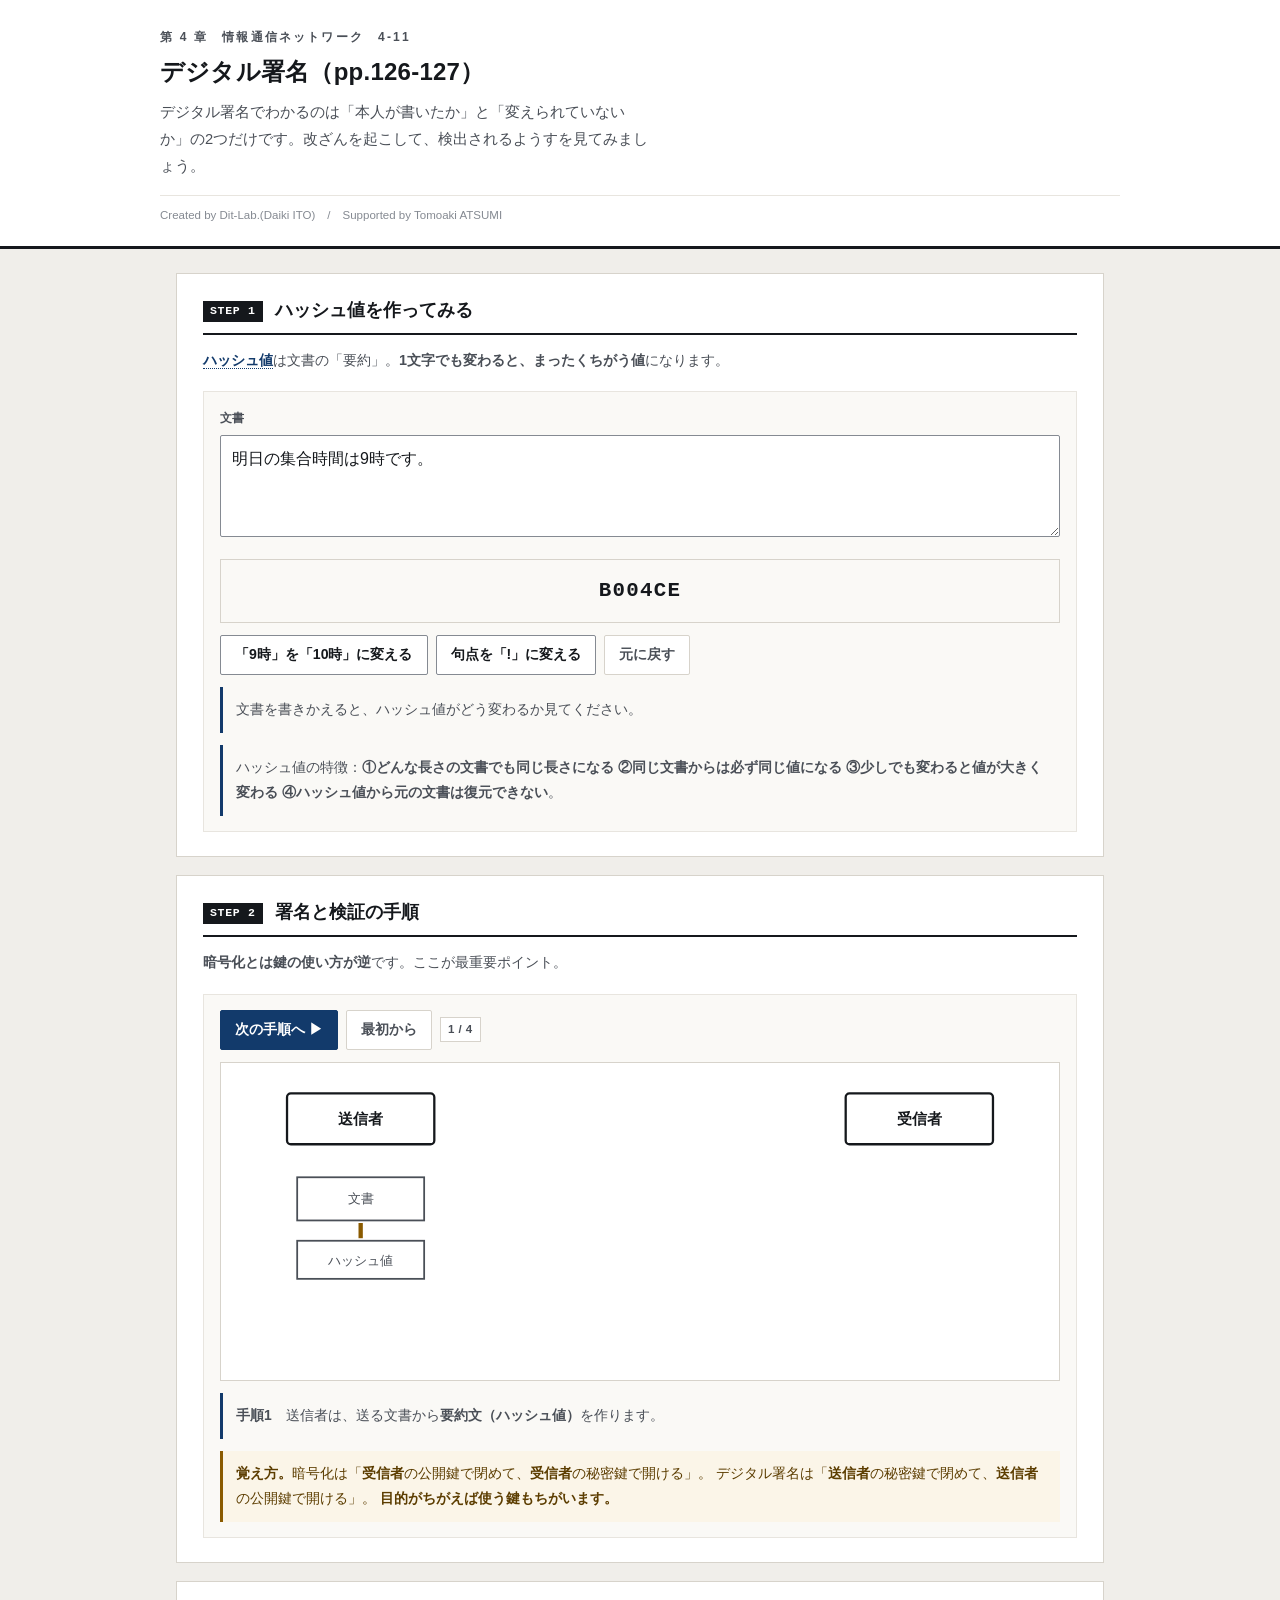
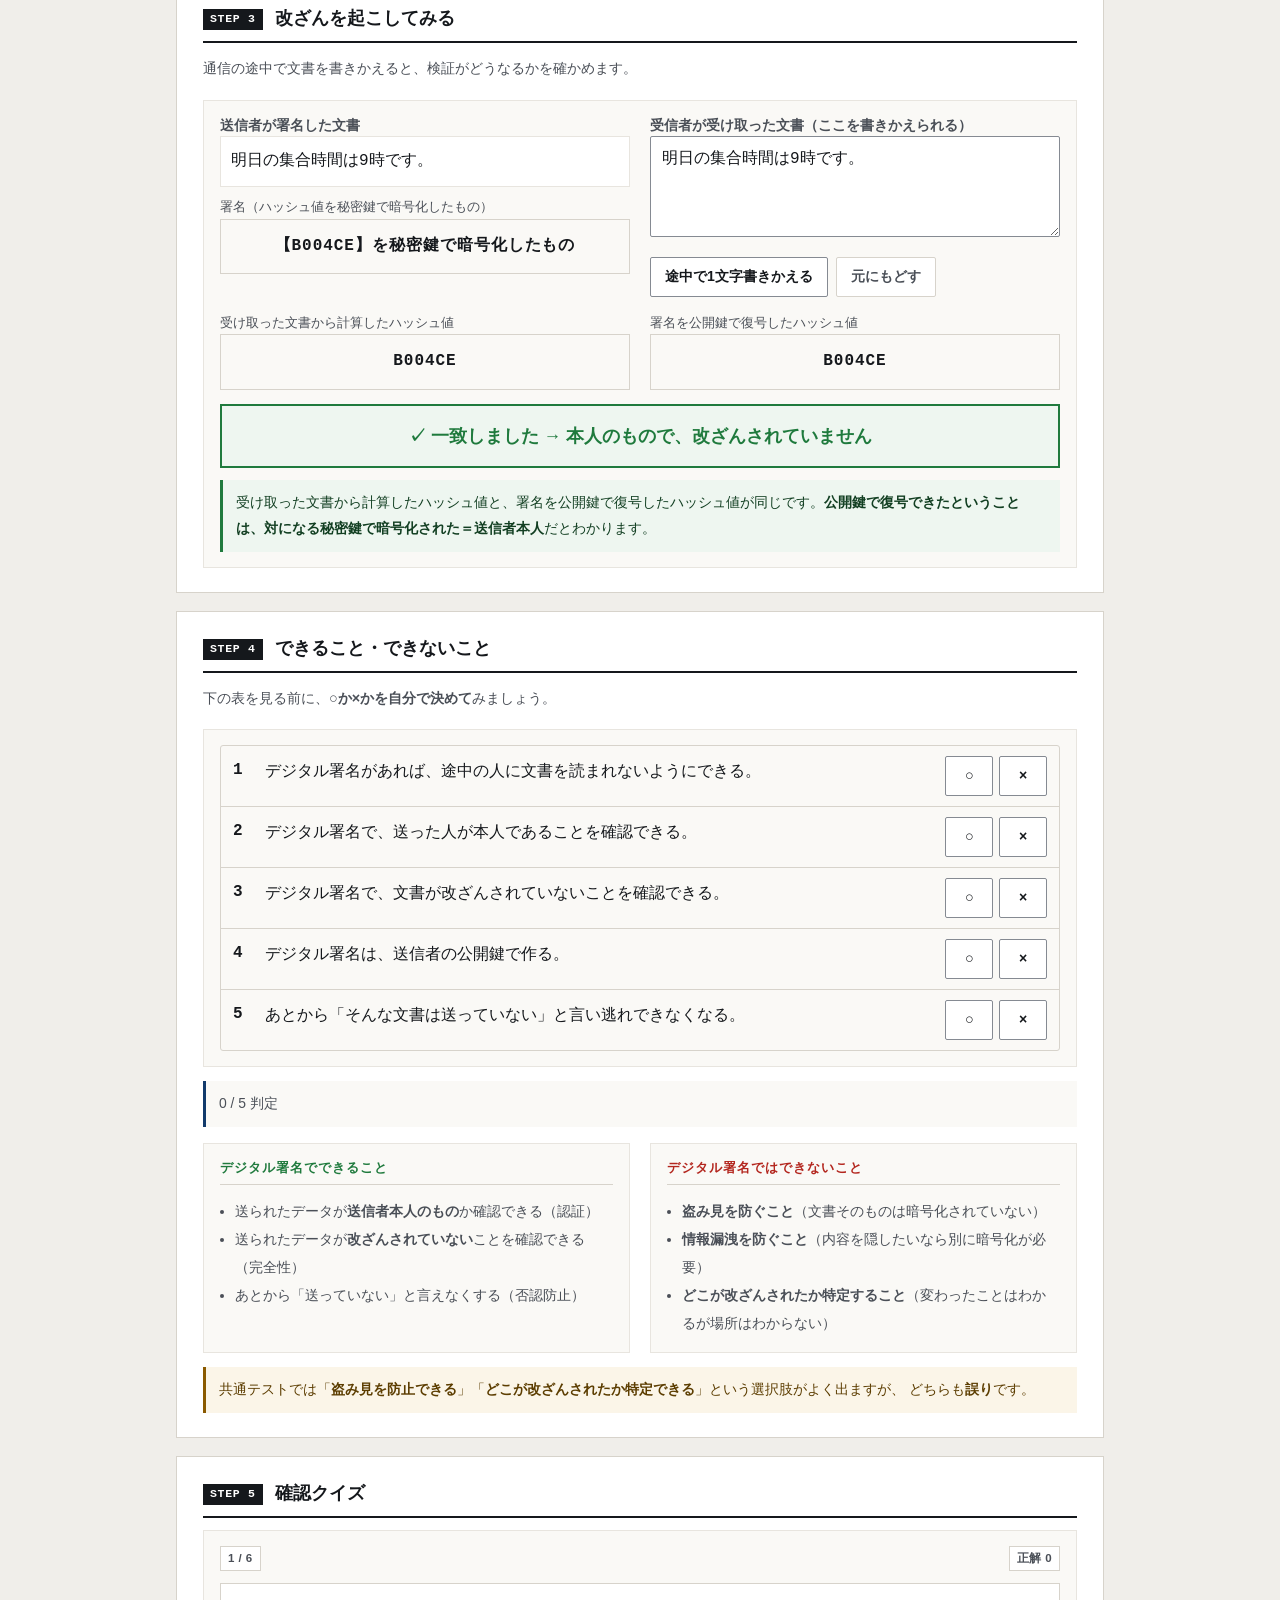
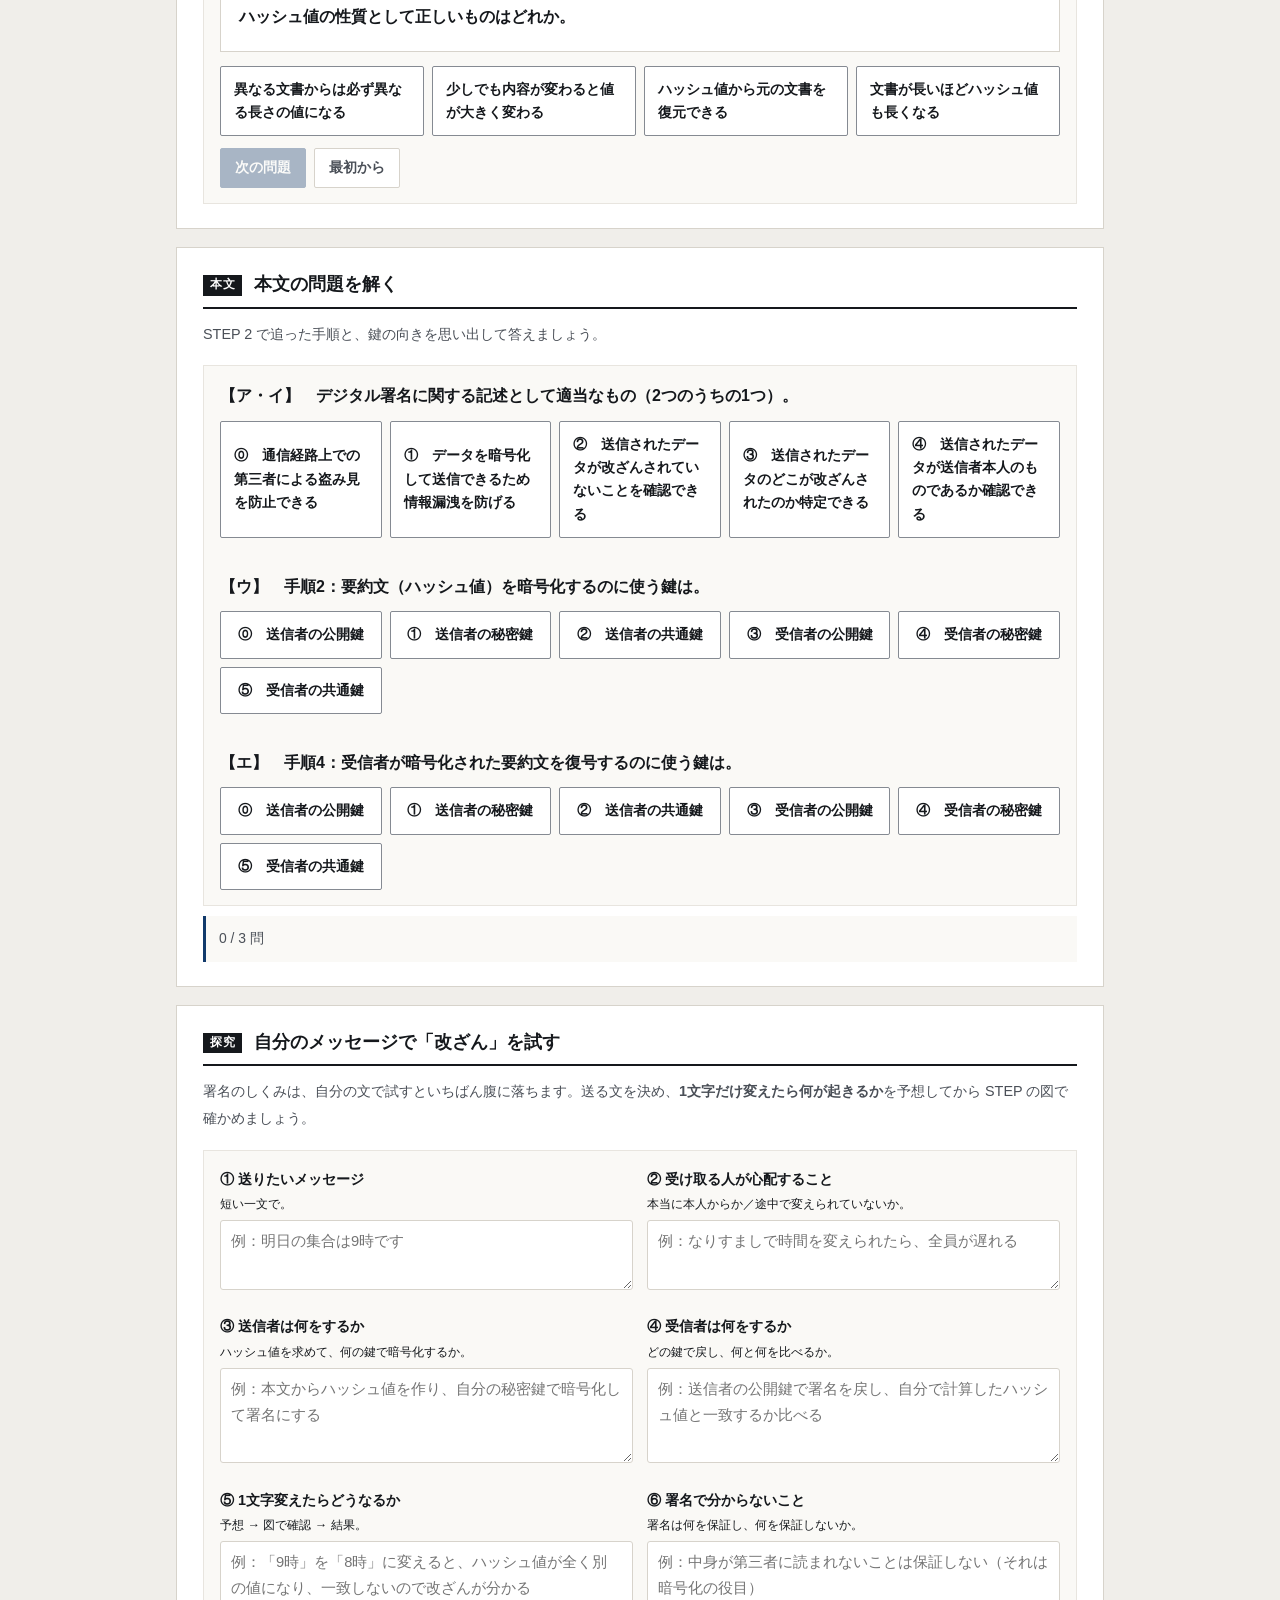
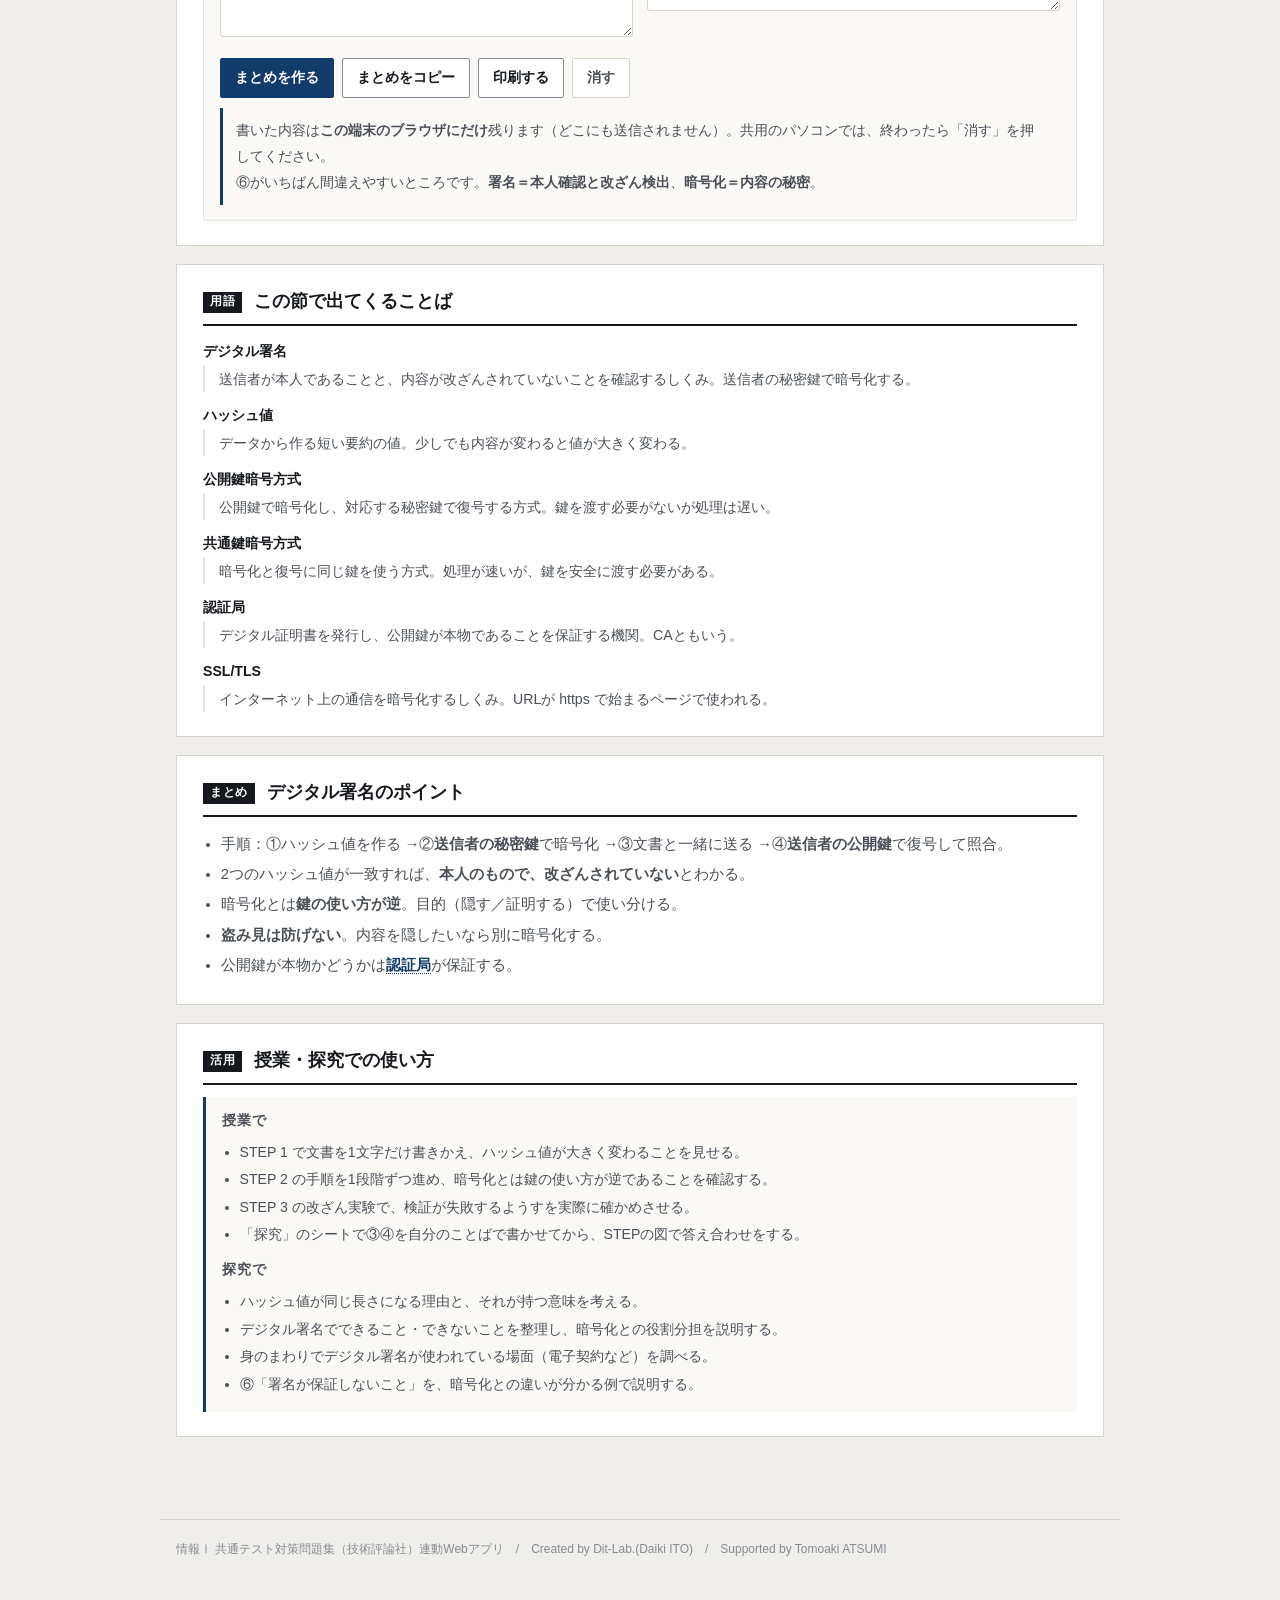
<file: index.html>
<!DOCTYPE html>
<html lang="ja">
<head>
<meta charset="UTF-8">
<meta name="viewport" content="width=device-width, initial-scale=1.0">
<title>デジタル署名｜情報Ⅰ共通テスト対策問題集</title>
<meta name="description" content="デジタル署名でわかるのは「本人が書いたか」と「変えられていないか」の2つだけです。改ざんを起こして、検出されるようすを見てみましょう。">
<link rel="icon" href="data:image/svg+xml,%3Csvg xmlns=%22http://www.w3.org/2000/svg%22 viewBox=%220 0 32 32%22%3E%3Crect width=%2232%22 height=%2232%22 fill=%22%2315181c%22/%3E%3Ctext x=%2216%22 y=%2222%22 font-size=%2218%22 font-family=%22monospace%22 fill=%22%23fff%22 text-anchor=%22middle%22%3E01%3C/text%3E%3C/svg%3E">
<link rel="stylesheet" href="css/style.css?v=bdbb3cb0">
<link rel="stylesheet" href="css/app.css?v=8e504ed6">
</head>
<body>

<header class="app-header">
  <div class="inner">
    <span class="eyebrow">第 4 章　情報通信ネットワーク　4-11</span>
    <h1>デジタル署名（pp.126-127）</h1>
    <p class="lead">デジタル署名でわかるのは「本人が書いたか」と「変えられていないか」の2つだけです。改ざんを起こして、検出されるようすを見てみましょう。</p>
    <p class="credit">Created by Dit-Lab.(Daiki ITO)　/　Supported by Tomoaki ATSUMI</p>
  </div>
</header>

<main class="wrap">
  <section class="step" id="step1">
    <h2><span class="no">STEP 1</span>ハッシュ値を作ってみる</h2>
    <p class="desc"><span class="term" data-t="ハッシュ値">ハッシュ値</span>は文書の「要約」。<strong>1文字でも変わると、まったくちがう値</strong>になります。</p>

    <div class="panel">
      <label class="fld" for="doc1">文書</label>
      <textarea id="doc1" rows="3" spellcheck="false">明日の集合時間は9時です。</textarea>
      <div class="hashout" id="hash1" style="margin-top:12px"></div>
      <div class="btn-row" style="margin-top:12px">
        <button class="btn" data-edit="9時→10時">「9時」を「10時」に変える</button>
        <button class="btn" data-edit="。→!">句点を「!」に変える</button>
        <button class="btn ghost" id="resetDoc">元に戻す</button>
      </div>
      <div class="note" id="hashNote" style="margin-top:12px"></div>
      <div class="note info" style="margin-top:12px">
        ハッシュ値の特徴：<strong>①どんな長さの文書でも同じ長さになる ②同じ文書からは必ず同じ値になる
        ③少しでも変わると値が大きく変わる ④ハッシュ値から元の文書は復元できない</strong>。
      </div>
    </div>
  </section>

  <section class="step" id="step2">
    <h2><span class="no">STEP 2</span>署名と検証の手順</h2>
    <p class="desc"><strong>暗号化とは鍵の使い方が逆</strong>です。ここが最重要ポイント。</p>
    <div class="panel">
      <div class="btn-row" style="margin-bottom:12px">
        <button class="btn primary" id="sigNext">次の手順へ ▶</button>
        <button class="btn ghost" id="sigReset">最初から</button>
        <span class="badge" id="sigStage"></span>
      </div>
      <div id="sigBox"></div>
      <div class="note" id="sigNote" style="margin-top:12px"></div>
      <div class="note warn" style="margin-top:12px">
        <strong>覚え方。</strong>暗号化は「<strong>受信者</strong>の公開鍵で閉めて、<strong>受信者</strong>の秘密鍵で開ける」。
        デジタル署名は「<strong>送信者</strong>の秘密鍵で閉めて、<strong>送信者</strong>の公開鍵で開ける」。
        <strong>目的がちがえば使う鍵もちがいます。</strong>
      </div>
    </div>
  </section>

  <section class="step" id="step3">
    <h2><span class="no">STEP 3</span>改ざんを起こしてみる</h2>
    <p class="desc">通信の途中で文書を書きかえると、検証がどうなるかを確かめます。</p>
    <div class="panel">
      <div class="grid c2">
        <div>
          <h3 style="font-size:.86rem;color:var(--ink-2)">送信者が署名した文書</h3>
          <div class="msgline" id="origDoc" style="font-family:var(--mono);border:1px solid var(--rule-2);background:var(--paper);padding:10px"></div>
          <div style="font-size:.8rem;color:var(--ink-2);margin-top:8px">署名（ハッシュ値を秘密鍵で暗号化したもの）</div>
          <div class="hashout" id="sigVal" style="font-size:1rem"></div>
        </div>
        <div>
          <h3 style="font-size:.86rem;color:var(--ink-2)">受信者が受け取った文書（ここを書きかえられる）</h3>
          <textarea id="recvDoc" rows="3" spellcheck="false" style="font-family:var(--mono)"></textarea>
          <div class="btn-row" style="margin-top:10px">
            <button class="btn" id="tamper">途中で1文字書きかえる</button>
            <button class="btn ghost" id="restore">元にもどす</button>
          </div>
        </div>
      </div>
      <div class="grid c2" style="margin-top:14px">
        <div><div style="font-size:.8rem;color:var(--ink-2)">受け取った文書から計算したハッシュ値</div>
          <div class="hashout" id="hashRecv" style="font-size:1rem"></div></div>
        <div><div style="font-size:.8rem;color:var(--ink-2)">署名を公開鍵で復号したハッシュ値</div>
          <div class="hashout" id="hashSig" style="font-size:1rem"></div></div>
      </div>
      <div class="verdict" id="verdict" style="margin-top:14px"></div>
      <div class="note" id="verNote" style="margin-top:12px"></div>
    </div>
  </section>

  <section class="step" id="step4">
    <h2><span class="no">STEP 4</span>できること・できないこと</h2>
        <p class="desc">下の表を見る前に、<strong>○か×かを自分で決めて</strong>みましょう。</p>
    <div class="panel" id="chkBox" style="margin-bottom:14px"></div>
    <div class="note" id="chkNote" style="margin:0 0 16px"></div>
<div class="grid c2">
      <div class="panel"><h3 style="color:var(--ok)">デジタル署名でできること</h3>
        <ul style="margin:0;padding-left:1.1em;font-size:.88rem;line-height:2;color:var(--ink-2)">
          <li>送られたデータが<strong>送信者本人のもの</strong>か確認できる（認証）</li>
          <li>送られたデータが<strong>改ざんされていない</strong>ことを確認できる（完全性）</li>
          <li>あとから「送っていない」と言えなくする（否認防止）</li>
        </ul>
      </div>
      <div class="panel"><h3 style="color:var(--ng)">デジタル署名ではできないこと</h3>
        <ul style="margin:0;padding-left:1.1em;font-size:.88rem;line-height:2;color:var(--ink-2)">
          <li><strong>盗み見を防ぐこと</strong>（文書そのものは暗号化されていない）</li>
          <li><strong>情報漏洩を防ぐこと</strong>（内容を隠したいなら別に暗号化が必要）</li>
          <li><strong>どこが改ざんされたか特定すること</strong>（変わったことはわかるが場所はわからない）</li>
        </ul>
      </div>
    </div>
    <div class="note warn" style="margin-top:14px">
      共通テストでは「<strong>盗み見を防止できる</strong>」「<strong>どこが改ざんされたか特定できる</strong>」という選択肢がよく出ますが、
      どちらも<strong>誤り</strong>です。
    </div>
  </section>

  <section class="step" id="step5">
    <h2><span class="no">STEP 5</span>確認クイズ</h2>
    <div class="panel">
      <div class="qhead">
        <span class="badge" id="qProgress">1 / 1</span>
        <span class="badge">正解 <span class="score" id="qScore">0</span></span>
      </div>
      <div class="card-q"><div class="q-scene" id="qText"></div></div>
      <div class="choice4" id="qChoices"></div>
      <div class="note" id="qFb" hidden style="margin-top:12px"></div>
      <div class="btn-row" style="margin-top:12px">
        <button class="btn primary" id="qNext" disabled>次の問題</button>
        <button class="btn ghost" id="qReset">最初から</button>
      </div>
    </div>
  </section>

  <section class="step" id="stepBook">
    <h2><span class="no">本文</span>本文の問題を解く</h2>
    <p class="desc">STEP 2 で追った手順と、鍵の向きを思い出して答えましょう。</p>
    <div class="panel" id="bookBox"></div>
    <div class="note" id="bookNote" style="margin-top:10px"></div>
  </section>

  <section class="step wsprint" id="wsSec">
    <h2><span class="no">探究</span>自分のメッセージで「改ざん」を試す</h2>
    <p class="desc">署名のしくみは、自分の文で試すといちばん腹に落ちます。送る文を決め、<strong>1文字だけ変えたら何が起きるか</strong>を予想してから STEP の図で確かめましょう。</p>
    <div class="panel"><div id="wsBox"></div></div>
  </section>

  <section class="step" id="glossary">
    <h2><span class="no">用語</span>この節で出てくることば</h2>
    <div id="glossBox"></div>
  </section>

  <section class="step">
    <h2><span class="no">まとめ</span>デジタル署名のポイント</h2>
    <ul style="margin:0;padding-left:1.2em;color:var(--ink-2);font-size:.92rem;line-height:2.05">
      <li>手順：①ハッシュ値を作る →②<strong>送信者の秘密鍵</strong>で暗号化 →③文書と一緒に送る →④<strong>送信者の公開鍵</strong>で復号して照合。</li>
      <li>2つのハッシュ値が一致すれば、<strong>本人のもので、改ざんされていない</strong>とわかる。</li>
      <li>暗号化とは<strong>鍵の使い方が逆</strong>。目的（隠す／証明する）で使い分ける。</li>
      <li><strong>盗み見は防げない</strong>。内容を隠したいなら別に暗号化する。</li>
      <li>公開鍵が本物かどうかは<span class="term" data-t="認証局">認証局</span>が保証する。</li>
    </ul>
  </section>

  <section class="step">
    <h2><span class="no">活用</span>授業・探究での使い方</h2>
    <div class="use-note">
      <h3>授業で</h3>
      <ul>
        <li>STEP 1 で文書を1文字だけ書きかえ、ハッシュ値が大きく変わることを見せる。</li>
        <li>STEP 2 の手順を1段階ずつ進め、暗号化とは鍵の使い方が逆であることを確認する。</li>
        <li>STEP 3 の改ざん実験で、検証が失敗するようすを実際に確かめさせる。</li>
        <li>「探究」のシートで③④を自分のことばで書かせてから、STEPの図で答え合わせをする。</li>
      </ul>
      <h3 style="margin-top:12px">探究で</h3>
      <ul>
        <li>ハッシュ値が同じ長さになる理由と、それが持つ意味を考える。</li>
        <li>デジタル署名でできること・できないことを整理し、暗号化との役割分担を説明する。</li>
        <li>身のまわりでデジタル署名が使われている場面（電子契約など）を調べる。</li>
        <li>⑥「署名が保証しないこと」を、暗号化との違いが分かる例で説明する。</li>
      </ul>
    </div>
  </section>

</main>

<footer class="app-footer">
  情報Ⅰ 共通テスト対策問題集（技術評論社）連動Webアプリ　/　Created by Dit-Lab.(Daiki ITO)　/　Supported by Tomoaki ATSUMI
</footer>

<script src="js/tools.js?v=c07db610"></script>
<script src="js/terms.js?v=92038844"></script>
<script src="js/quiz.js?v=13402362"></script>
<script src="js/worksheet.js?v=b6f4e4b3"></script>
<script src="js/app.js?v=39009d07"></script>
</body>
</html>
</file>
<file: css/style.css>
/* =========================================================
   情報Ⅰ 共通テスト対策問題集 — Web アプリ共通スタイル
   紙面（参考書）に寄せた設計。装飾色は使わず、色は意味を持つときだけ。
   ========================================================= */

:root{
  --paper:#ffffff;
  --paper-2:#faf9f6;      /* うすい紙 */
  --bg:#f0eeea;           /* 台紙 */
  --ink:#15181c;
  --ink-2:#4a4f57;
  --ink-3:#858a92;
  --rule:#d7d3cb;         /* 罫線 */
  --rule-2:#e8e5df;
  --accent:#123a6b;       /* 濃紺。主要操作と現在地だけに使う */
  --accent-w:#e9eef6;
  --zero:#c0392b;         /* 左＝0 */
  --one:#1d4ed8;          /* 右＝1 */
  --ok:#1f7a3d;   --ok-bg:#eef6f0;
  --ng:#b3261e;   --ng-bg:#fbefee;
  --warn:#8a5a00; --warn-bg:#fbf5e8;
  --font:"Hiragino Kaku Gothic ProN","Hiragino Sans","Yu Gothic Medium","Yu Gothic",
         "Noto Sans JP",Meiryo,-apple-system,BlinkMacSystemFont,sans-serif;
  --mono:"SFMono-Regular",Menlo,Consolas,"Courier New",monospace;
}

*{box-sizing:border-box}
[hidden]{display:none !important}
html{-webkit-text-size-adjust:100%}
body{
  margin:0; background:var(--bg); color:var(--ink);
  font-family:var(--font); font-size:16px; line-height:1.85;
  font-feature-settings:"palt" 1;
}
h1,h2,h3,h4{line-height:1.45; margin:0; font-weight:700}
p{margin:0 0 .75em} p:last-child{margin-bottom:0}
a{color:var(--accent)}

/* ---------- 標題 ---------- */
.app-header{background:var(--paper); border-bottom:3px solid var(--ink); padding:26px 20px 20px}
.app-header .inner{max-width:960px; margin:0 auto}
.app-header .eyebrow{
  font-size:.75rem; font-weight:700; color:var(--ink-2); letter-spacing:.18em;
  display:block; margin-bottom:7px;
}
.app-header h1{font-size:1.5rem; letter-spacing:.01em}
.app-header .lead{font-size:.92rem; color:var(--ink-2); margin-top:9px; max-width:60ch}
.app-header .credit{
  font-size:.72rem; color:var(--ink-3); margin-top:14px;
  padding-top:9px; border-top:1px solid var(--rule-2);
}

/* ---------- 版面 ---------- */
.wrap{max-width:960px; margin:0 auto; padding:24px 16px 64px}
.step{background:var(--paper); border:1px solid var(--rule); padding:24px 26px; margin-bottom:18px}
.step > h2{
  display:flex; align-items:baseline; gap:12px; font-size:1.1rem;
  padding-bottom:9px; border-bottom:2px solid var(--ink); margin-bottom:12px;
}
.step > h2 .no{
  flex:none; font-family:var(--mono); font-size:.72rem; font-weight:700;
  background:var(--ink); color:var(--paper); padding:2px 7px; letter-spacing:.06em;
  position:relative; top:-2px;
}
.step > .desc{color:var(--ink-2); font-size:.9rem; margin-bottom:18px}
.step[hidden]{display:none}

.grid{display:grid; gap:20px}
.grid > *{min-width:0}          /* 子の中身で列が広がるのを防ぐ */
@media(min-width:800px){ .grid.c2{grid-template-columns:1fr 1fr} }
@media(min-width:800px){ .grid.c21{grid-template-columns:1.45fr 1fr} }

.panel{border:1px solid var(--rule-2); background:var(--paper-2); padding:15px 16px; min-width:0}
.panel > h3{
  font-size:.8rem; font-weight:700; color:var(--ink-2); letter-spacing:.08em;
  margin-bottom:12px; padding-bottom:6px; border-bottom:1px solid var(--rule);
}

/* ---------- 部品 ---------- */
.btn{
  appearance:none; border:1px solid var(--ink-3); background:var(--paper); color:var(--ink);
  font-family:inherit; font-size:.88rem; font-weight:700; padding:8px 14px;
  border-radius:2px; cursor:pointer; min-height:40px; line-height:1.4;
  transition:background .12s, border-color .12s, color .12s;
}
.btn:hover:not(:disabled){background:var(--accent-w); border-color:var(--accent); color:var(--accent)}
.btn:disabled{opacity:.35; cursor:not-allowed}
.btn.primary{background:var(--accent); color:var(--paper); border-color:var(--accent)}
.btn.primary:hover:not(:disabled){background:#0d2c53; color:var(--paper)}
.btn.ghost{border-color:var(--rule); color:var(--ink-2)}
.btn.sm{font-size:.8rem; padding:5px 10px; min-height:34px}
.btn-row{display:flex; flex-wrap:wrap; gap:8px; align-items:center}

/* タブ（見出し下線式） */
.seg{display:flex; gap:0; border-bottom:1px solid var(--rule)}
.seg button{
  appearance:none; border:0; background:transparent; font-family:inherit; font-size:.88rem;
  font-weight:700; color:var(--ink-3); padding:9px 4px; margin-right:26px; cursor:pointer;
  border-bottom:3px solid transparent; margin-bottom:-1px; min-height:40px;
}
.seg button:hover{color:var(--ink-2)}
.seg button[aria-pressed="true"]{color:var(--ink); border-bottom-color:var(--accent)}

label.fld{display:block; font-size:.78rem; font-weight:700; color:var(--ink-2); margin-bottom:5px; letter-spacing:.04em}
input[type=text], textarea, input[type=number]{
  width:100%; font-family:inherit; font-size:1rem; color:var(--ink);
  border:1px solid var(--ink-3); border-radius:2px; padding:9px 11px;
  background:var(--paper); min-height:42px;
}
input:focus, textarea:focus{outline:2px solid var(--accent); outline-offset:-1px; border-color:var(--accent)}
.btn:focus-visible, .seg button:focus-visible, .node-card:focus-visible{outline:2px solid var(--accent); outline-offset:2px}
textarea{resize:vertical; line-height:1.7}
.mono{font-family:var(--mono)}

table.tbl{width:100%; border-collapse:collapse; font-size:.89rem}
table.tbl th, table.tbl td{border-bottom:1px solid var(--rule-2); padding:7px 10px; text-align:right}
table.tbl th:first-child, table.tbl td:first-child{text-align:left}
table.tbl thead th{border-bottom:1.5px solid var(--ink); font-size:.76rem; color:var(--ink-2); font-weight:700; white-space:nowrap}
.tbl-scroll{overflow-x:auto; -webkit-overflow-scrolling:touch; max-width:100%}

.note{padding:10px 13px; font-size:.87rem; border-left:3px solid var(--ink-3); background:var(--paper-2); overflow-wrap:break-word; word-break:break-word}
.note.ok{background:var(--ok-bg); border-left-color:var(--ok); color:#123f22}
.note.ng{background:var(--ng-bg); border-left-color:var(--ng); color:#6d1a15}
.note.info{background:var(--paper-2); border-left-color:var(--accent); color:var(--ink-2)}
.note.warn{background:var(--warn-bg); border-left-color:var(--warn); color:#5c3d00}
.note[hidden]{display:none}

.badge{
  display:inline-block; font-size:.72rem; font-weight:700; padding:1px 7px;
  border:1px solid var(--rule); color:var(--ink-2); background:var(--paper); letter-spacing:.04em;
}

/* 数値は罫線で仕切るだけ。カードにしない */
.metrics{display:flex; flex-wrap:wrap; gap:0; border-top:1px solid var(--rule)}
.metric{flex:1 1 130px; padding:11px 14px 11px 0; border-right:1px solid var(--rule-2)}
.metric:last-child{border-right:0}
.metric .k{font-size:.74rem; color:var(--ink-3); font-weight:700; letter-spacing:.05em}
.metric .v{font-size:1.6rem; font-weight:700; line-height:1.3; font-family:var(--mono); letter-spacing:-.01em}
.metric .s{font-size:.76rem; color:var(--ink-2)}

.bit0{color:var(--zero); font-weight:700}
.bit1{color:var(--one); font-weight:700}

.app-footer{
  max-width:960px; margin:0 auto; padding:18px 16px 44px; color:var(--ink-3);
  font-size:.75rem; border-top:1px solid var(--rule);
}
.sr-only{position:absolute;width:1px;height:1px;overflow:hidden;clip:rect(0 0 0 0);white-space:nowrap}

@media(max-width:640px){
  body{font-size:15px}
  .app-header{padding:20px 16px 16px}
  .app-header h1{font-size:1.16rem}
  .wrap{padding:16px 12px 52px}
  .step{padding:18px 15px}
  .seg button{margin-right:18px; font-size:.84rem}
  .metric{flex-basis:50%; border-right:0}
}
@media (prefers-reduced-motion:reduce){ *{animation:none!important; transition:none!important} }

/* ---------- 自分のデータ・共有・印刷 ---------- */
.toolbar{display:flex; flex-wrap:wrap; gap:8px; align-items:center; margin-top:12px;
  padding-top:12px; border-top:1px solid var(--rule-2)}
.toolbar .hint{font-size:.78rem; color:var(--ink-3)}
.paste-area{width:100%; min-height:110px; font-family:var(--mono); font-size:.86rem}
.use-note{background:var(--paper-2); border-left:3px solid var(--accent); padding:14px 16px; font-size:.88rem}
.use-note h3{font-size:.86rem; letter-spacing:.06em; margin-bottom:8px; color:var(--ink-2)}
.use-note ol, .use-note ul{margin:0; padding-left:1.25em; line-height:1.95; color:var(--ink-2)}

@media print{
  body{background:#fff}
  .app-header{border-bottom:2px solid #000}
  .step{border:1px solid #bbb; break-inside:avoid; page-break-inside:avoid; margin-bottom:12px}
  .btn, .seg, .toolbar, input[type=range]{display:none !important}
  .note{border-left-width:2px}
  a[href]:after{content:""}
}

/* ---------- 入力グリッド ---------- */
.dg-scroll{overflow:auto; -webkit-overflow-scrolling:touch; border:1px solid var(--rule); background:var(--paper); max-height:420px}
table.dg{border-collapse:collapse; font-family:var(--mono); font-size:.9rem; min-width:100%}
table.dg th, table.dg td{border:1px solid var(--rule-2); padding:0}
table.dg thead th{background:var(--paper-2); position:sticky; top:0; z-index:2}
table.dg .dg-n{background:var(--paper-2); color:var(--ink-3); font-size:.76rem; font-weight:400;
  text-align:center; min-width:34px; padding:0 4px; position:sticky; left:0; z-index:1}
table.dg .dg-corner{background:var(--paper-2); min-width:34px; position:sticky; left:0; z-index:3}
table.dg .dg-act{background:var(--paper-2); width:34px}
.dg-h, .dg-c{width:100%; min-width:96px; border:0; background:transparent; font-family:inherit;
  font-size:.9rem; padding:8px 9px; color:var(--ink); min-height:38px}
.dg-h{font-weight:700; font-family:var(--font); font-size:.82rem; color:var(--ink-2)}
.dg-c.num{text-align:right}
.dg-c:focus, .dg-h:focus{outline:2px solid var(--accent); outline-offset:-2px; background:var(--accent-w)}
.dg-del{border:0; background:transparent; color:var(--ink-3); cursor:pointer; width:32px; height:34px; font-size:1rem}
.dg-del:hover{color:var(--ng)}
.dg-tools{display:flex; flex-wrap:wrap; gap:8px; align-items:center; margin-top:10px}
.dg-hint{font-size:.76rem; color:var(--ink-3)}

/* ---------- ファイル読み込み ---------- */
.filebox{display:flex; flex-wrap:wrap; gap:10px; align-items:center; padding:12px;
  border:1px dashed var(--rule); background:var(--paper-2)}
.filebox input[type=file]{font-size:.85rem; font-family:inherit; max-width:100%}
.filebox .sel{max-width:220px}
.filelabel{display:inline-flex; align-items:center; gap:6px; font-size:.85rem; font-weight:700;
  border:1px solid var(--ink-3); background:var(--paper); padding:8px 14px; border-radius:2px; cursor:pointer; min-height:40px}
.filelabel:hover{border-color:var(--accent); color:var(--accent); background:var(--accent-w)}
.filelabel input{display:none}

/* ---------- 用語解説 ---------- */
.term{position:relative; border-bottom:1.5px dotted var(--accent); cursor:help; color:var(--accent); font-weight:700}
.term .term-pop{display:none; position:absolute; left:0; top:1.7em; z-index:50; width:min(300px,78vw);
  background:var(--paper); border:1px solid var(--ink-3); box-shadow:0 6px 20px rgba(0,0,0,.14);
  padding:10px 12px; font-size:.82rem; font-weight:400; color:var(--ink-2); line-height:1.75;
  border-left:3px solid var(--accent); cursor:auto; text-align:left}
.term .term-pop b{display:block; color:var(--ink); font-size:.86rem; margin-bottom:3px}
.term.open .term-pop{display:block}
dl.gloss{margin:0; font-size:.88rem}
dl.gloss dt{font-weight:700; color:var(--ink); margin-top:10px}
dl.gloss dt:first-child{margin-top:0}
dl.gloss dd{margin:2px 0 0; color:var(--ink-2); line-height:1.85; padding-left:1em; border-left:2px solid var(--rule-2)}
@media print{ .term{border-bottom:0; color:inherit} .term .term-pop{display:none !important} }

/* ---------- スマホ・タブレット ---------- */
@media (max-width:1024px){
  /* iOS で入力時に画面が勝手に拡大するのを防ぐ（16px 未満だとズームする） */
  input[type=text], input[type=number], textarea, select, .dg-c, .dg-h{ font-size:16px }
  .dg-c, .dg-h{ min-width:110px }
}
@media (max-width:820px){
  .grid.c2,.grid.c21{grid-template-columns:1fr}
  .dg-scroll{max-height:340px}
  .filebox{flex-direction:column; align-items:stretch}
  .filebox .sel{max-width:100%}
  .term .term-pop{left:auto; right:0; width:min(280px,86vw)}
}
@media (max-width:480px){
  .step > h2{font-size:1rem; flex-wrap:wrap}
  .metrics{gap:0}
  .metric{flex-basis:50%; padding-right:10px}
  .metric .v{font-size:1.3rem}
  .btn{padding:8px 12px}
  .dg-tools{gap:6px}
  .dg-hint{width:100%}
}
/* タッチ操作でのスクロールを滑らかに */
.tbl-scroll, .dg-scroll, .tree-box{ -webkit-overflow-scrolling:touch; overscroll-behavior-x:contain }

/* 幅指定つきの入力欄がスマートフォンではみ出さないようにする */
input[type=text], input[type=number], input[type=search], textarea, select{ max-width:100% }
.btn-row > label{ min-width:0; max-width:100% }
.btn-row > label input, .btn-row > label select{ max-width:100% }

/* 共通：○×判定・並べかえ（quiz.js 用） */
.abcde{border:1px solid var(--rule); border-radius:3px; overflow:hidden}
.abcde > div{border-top:1px solid var(--rule); padding:10px 12px}
.abcde > div:first-child{border-top:0}
.abcde .st{display:flex; gap:10px; align-items:flex-start; flex-wrap:wrap}
.abcde .st .k{font-weight:700; font-family:var(--mono); min-width:1.4em}
.abcde .st .t{flex:1; min-width:12em}
.abcde .jb{display:flex; gap:6px}
.abcde .jb .btn{min-width:3.4em; padding:6px 10px; text-align:center}
.prep{display:grid; grid-template-columns:repeat(auto-fit,minmax(150px,1fr)); gap:10px; margin-top:10px}
.prep .slot{border:1px dashed var(--ink-3); border-radius:3px; padding:10px; min-height:92px; background:var(--paper)}
.prep .slot.filled{border-style:solid}
.prep .slot .tag{font:700 .74rem/1.4 var(--mono); color:var(--accent); display:block; margin-bottom:6px}
.prep .slot .txt{font-size:.86rem; line-height:1.7}
.cards{display:flex; flex-wrap:wrap; gap:8px; margin-top:10px}
.cards .c{border:1px solid var(--ink-3); border-radius:3px; padding:9px 12px; background:var(--paper);
  cursor:pointer; font-size:.88rem; max-width:100%; text-align:left; font-family:inherit; color:var(--ink)}
.cards .c:hover{background:var(--warn-bg)}
.cards .c.used{opacity:.35; pointer-events:none}

/* --- 予想してから実行 --- */
.pmark{display:inline-block; background:var(--accent); color:#fff; font-size:.7rem; font-weight:700;
  letter-spacing:.08em; padding:2px 7px; border-radius:2px; margin-right:8px; vertical-align:2px}
input.pin{font-size:1.05rem; padding:7px 10px; border:1px solid var(--rule); border-radius:3px;
  width:9em; max-width:100%; background:#fff}
.btn-row .unit{color:var(--muted); font-size:.9rem}
.choice4 .btn.on{border-color:var(--accent); box-shadow:inset 0 0 0 1px var(--accent); font-weight:700}
/* 設問文の見出し（flex ではなく通常の段落。.qhead は左右振り分け用なので用途が別） */
.pq{margin:0 0 10px; font-weight:700; line-height:1.85}

/* --- 自分のテーマでやってみる（ワークシート） --- */
.wsheet{display:grid; gap:14px}
@media(min-width:760px){ .wsheet{grid-template-columns:1fr 1fr} }
.wsf{display:block}
.wsf .wsl{display:block; font-weight:700; font-size:.9rem; margin-bottom:3px}
.wsf .wsh{display:block; font-size:.78rem; color:var(--muted); margin-bottom:5px; line-height:1.6}
.wsf textarea{width:100%; max-width:100%; font:inherit; font-size:.92rem; line-height:1.75;
  padding:8px 10px; border:1px solid var(--rule); border-radius:3px; background:#fff; resize:vertical}
.wsf textarea:focus{outline:2px solid var(--accent); outline-offset:-2px}
.wsout{margin-top:14px; border:1px solid var(--ink-3); border-radius:3px; background:#fff; padding:16px 18px}
.wsout h4{margin:0 0 10px; font-size:1rem}
.wsout dl{margin:0}
.wsout dt{font-weight:700; font-size:.84rem; color:var(--accent); margin-top:10px}
.wsout dd{margin:2px 0 0; font-size:.92rem; line-height:1.85; white-space:pre-wrap}
.wsout .wsmsg{margin:10px 0 0; font-size:.86rem; color:var(--muted)}
@media print{
  .app-header, .btn-row, .step:not(.wsprint){ display:none !important }
  .wsout{border:none; padding:0}
}
</file>
<file: css/app.css>
.qhead{display:flex; justify-content:space-between; align-items:center; margin-bottom:12px}
.card-q{border:1px solid var(--rule); background:var(--paper); padding:18px; margin-bottom:14px}
.q-scene{font-size:1rem; font-weight:700; line-height:1.9}
.choice4{display:grid; gap:8px; grid-template-columns:repeat(auto-fit,minmax(160px,1fr))}
.choice4 .btn{text-align:left; line-height:1.65; padding:11px 13px}
.choice4 .btn.correct{background:var(--ok-bg); border-color:var(--ok); color:var(--ok)}
.choice4 .btn.wrong{background:var(--ng-bg); border-color:var(--ng); color:var(--ng)}
.choice4.locked{pointer-events:none}
.sel{width:100%; font-family:inherit; font-size:.95rem; padding:9px 11px; min-height:42px;
  border:1px solid var(--ink-3); border-radius:2px; background:var(--paper); color:var(--ink)}
input[type=range]{width:100%; accent-color:var(--accent); height:34px}
.why{font-size:.85rem; color:var(--ink-2); line-height:1.85}
.eqbox{font-family:var(--mono); font-size:1.02rem; font-weight:700; text-align:center; padding:14px;
  border:1px solid var(--rule); background:var(--paper-2); line-height:1.8}
.blankin{border:1.5px solid var(--accent); background:#fff; padding:6px 8px; text-align:center;
  font-family:var(--mono); min-height:38px; font-size:.95rem; max-width:120px}
.blankin.ok{border-color:var(--ok); background:var(--ok-bg)}
.blankin.ng{border-color:var(--ng); background:var(--ng-bg)}
table.tbl td .blankin{width:100%; max-width:none}
.hashout{font-family:var(--mono); font-size:1.3rem; font-weight:700; letter-spacing:.06em;
  padding:12px; border:1px solid var(--rule); background:var(--paper-2); text-align:center; word-break:break-all}
.hashout.changed{background:var(--warn-bg); border-color:#8a5a00}
#sigBox{border:1px solid var(--rule); background:var(--paper); overflow-x:auto}
#sigBox svg{display:block; margin:0 auto}
svg .actor{fill:#fff; stroke:#15181c; stroke-width:1.8}
svg .doc{fill:#fff; stroke:#4a4f57; stroke-width:1.4}
svg .sig{fill:#f4f0e8; stroke:#8a5a00; stroke-width:1.6}
svg .atxt{font-size:11.5px; font-weight:700; text-anchor:middle; fill:#15181c}
svg .stxt{font-size:10px; text-anchor:middle; fill:#4a4f57}
svg .flow{stroke:#858a92; stroke-width:2.2; fill:none}
svg .flow.hot{stroke:#8a5a00; stroke-width:3.4}
.verdict{font-size:1.1rem; font-weight:700; text-align:center; padding:14px; border:2px solid var(--rule)}
.verdict.ok{border-color:var(--ok); background:var(--ok-bg); color:var(--ok)}
.verdict.ng{border-color:var(--ng); background:var(--ng-bg); color:var(--ng)}
</file>
